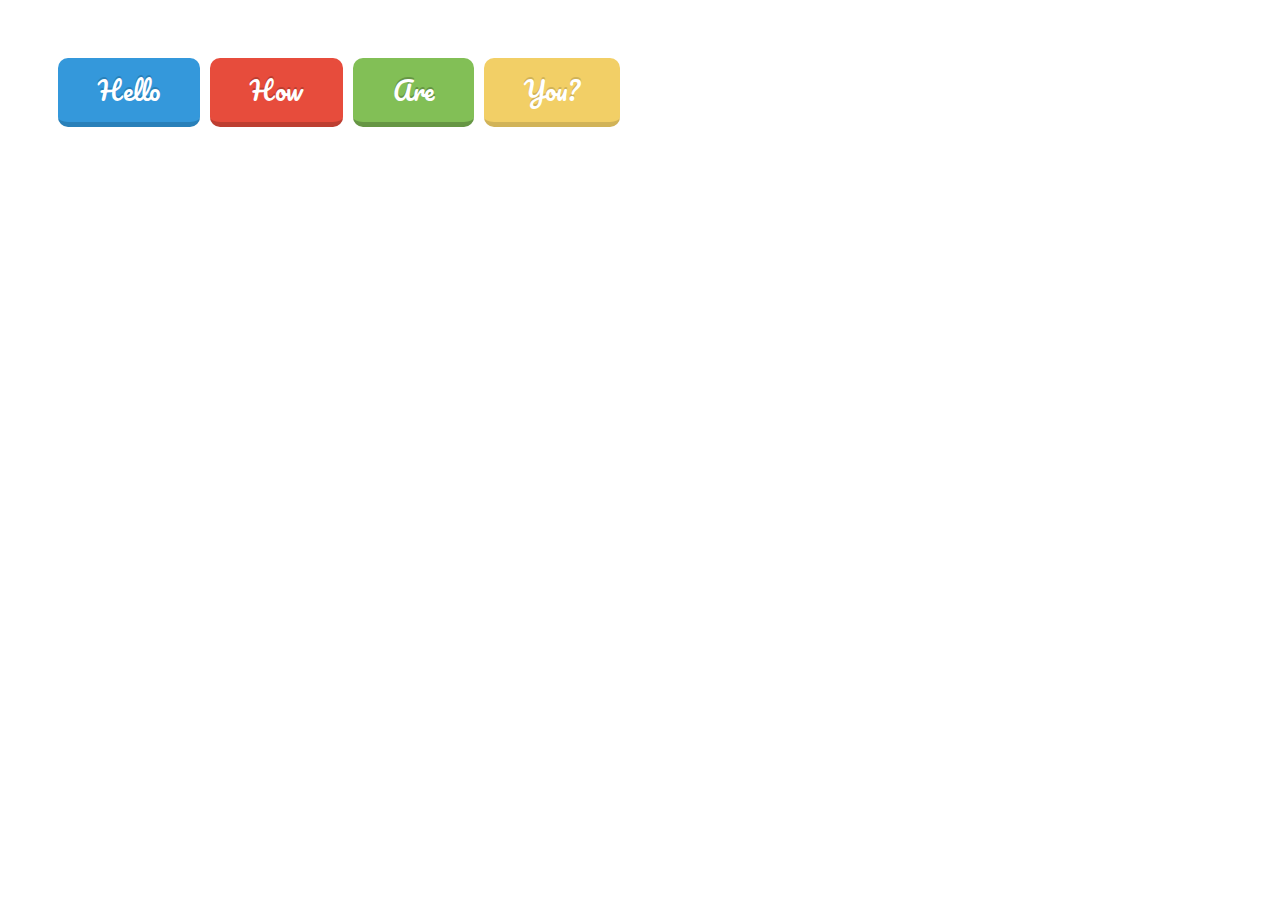
<file: Button03/index.html>
<html lang="en">
	<head>
		<meta name="author" content="www.twitter.com/cheeriottis" />
		<link
			href="https://fonts.googleapis.com/css?family=Pacifico"
			rel="stylesheet"
			type="text/css"
		/>
		<link rel="stylesheet" href="style.css" />
	</head>
	<body>
		<a href="#" class="action-button shadow animate blue">Hello</a>
		<a href="#" class="action-button shadow animate red">How</a>
		<a href="#" class="action-button shadow animate green">Are</a>
		<a href="#" class="action-button shadow animate yellow">You?</a>
	</body>
</html>
</file>
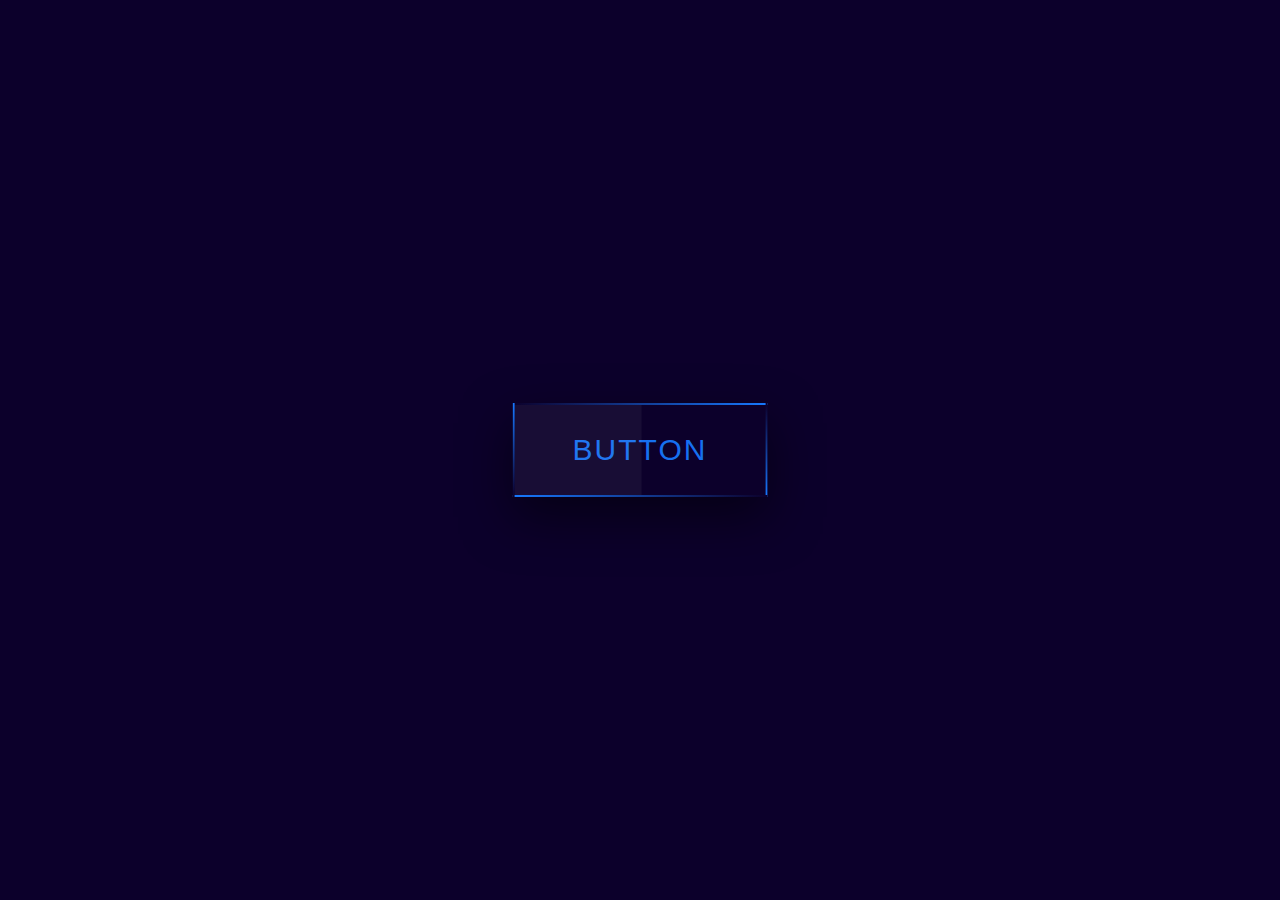
<file: Button04/index.html>
<!DOCTYPE html>
<html lang="en">
	<head>
		<meta charset="UTF-8" />
		<link rel="stylesheet" href="style.css" />
		<title>Document</title>
	</head>
	<body>
		<a href="#">
			<span></span>
			<span></span>
			<span></span>
			<span></span>
			Button
		</a>
	</body>
</html>
</file>
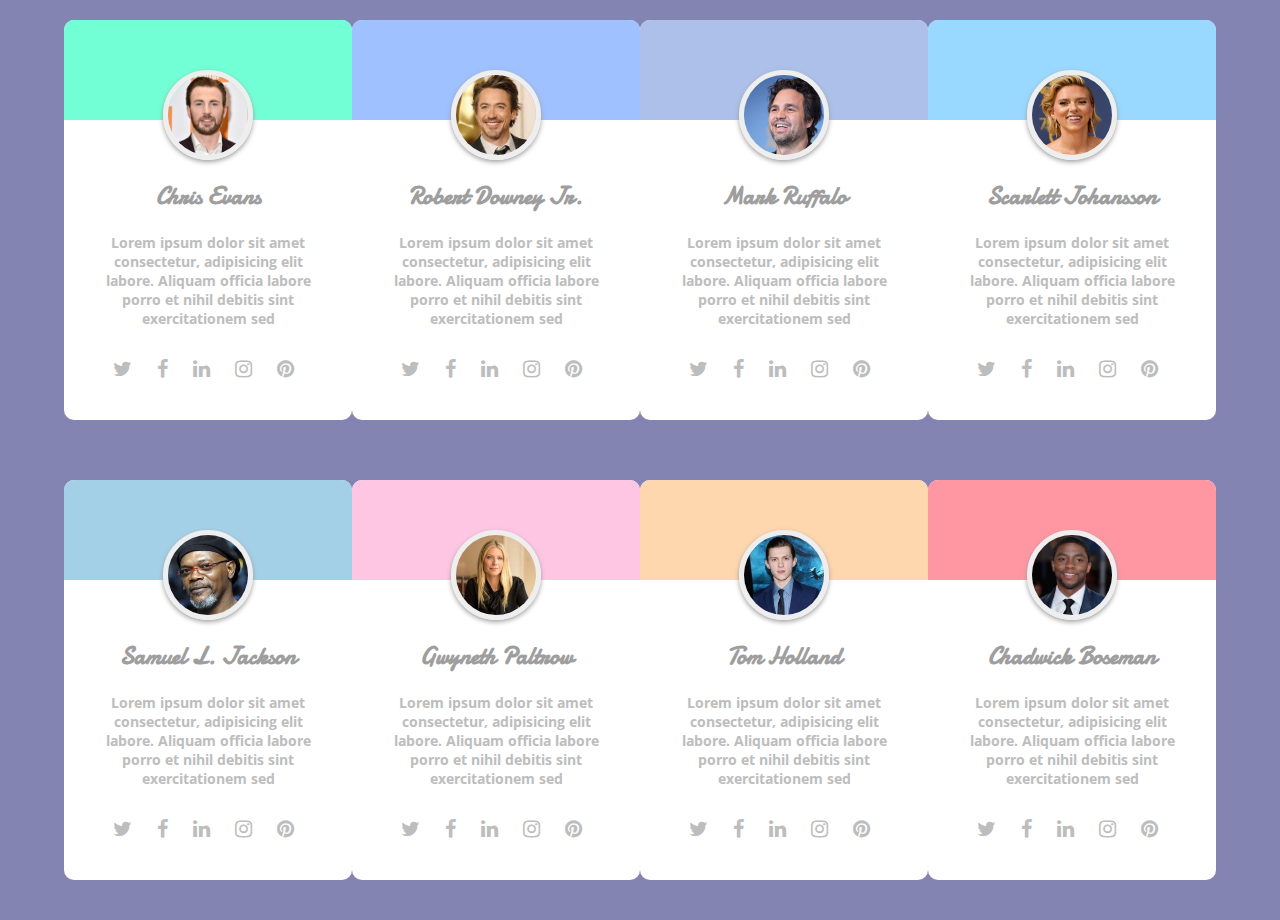
<file: Card01/index.html>
<!DOCTYPE html>
<html lang="en">
	<head>
		<meta charset="UTF-8" />
		<link
			href="https://fonts.googleapis.com/css?family=Damion|Open+Sans&display=swap"
			rel="stylesheet"
		/>
		<link
			href="https://stackpath.bootstrapcdn.com/font-awesome/4.7.0/css/font-awesome.min.css"
			rel="stylesheet"
			integrity="sha384-wvfXpqpZZVQGK6TAh5PVlGOfQNHSoD2xbE+QkPxCAFlNEevoEH3Sl0sibVcOQVnN"
			crossorigin="anonymous"
		/>
		<link rel="stylesheet" href="style.css" />
		<title>Document</title>
	</head>
	<body>
		<div class="row">
			<div class="card">
				<div class="top1">
					<img src="img/01.jpg" alt="" />
				</div>
				<h1>Chris Evans</h1>
				<p>
					Lorem ipsum dolor sit amet consectetur, adipisicing elit
					labore. Aliquam officia labore porro et nihil debitis sint
					exercitationem sed
				</p>
				<footer>
					<a href="#"
						><i class="fa fa-twitter" aria-hidden="true"></i
					></a>
					<a href="#"
						><i class="fa fa-facebook" aria-hidden="true"></i
					></a>
					<a href="#"
						><i class="fa fa-linkedin" aria-hidden="true"></i
					></a>
					<a href="#"
						><i class="fa fa-instagram" aria-hidden="true"></i
					></a>
					<a href="#"
						><i class="fa fa-pinterest" aria-hidden="true"></i
					></a>
				</footer>
			</div>
			<div class="card">
				<div class="top2">
					<img src="img/02.jpg" alt="" />
				</div>
				<h1>Robert Downey Jr.</h1>
				<p>
					Lorem ipsum dolor sit amet consectetur, adipisicing elit
					labore. Aliquam officia labore porro et nihil debitis sint
					exercitationem sed
				</p>
				<footer>
					<a href="#"
						><i class="fa fa-twitter" aria-hidden="true"></i
					></a>
					<a href="#"
						><i class="fa fa-facebook" aria-hidden="true"></i
					></a>
					<a href="#"
						><i class="fa fa-linkedin" aria-hidden="true"></i
					></a>
					<a href="#"
						><i class="fa fa-instagram" aria-hidden="true"></i
					></a>
					<a href="#"
						><i class="fa fa-pinterest" aria-hidden="true"></i
					></a>
				</footer>
			</div>
			<div class="card">
				<div class="top3">
					<img src="img/03.jpg" alt="" />
				</div>
				<h1>Mark Ruffalo</h1>
				<p>
					Lorem ipsum dolor sit amet consectetur, adipisicing elit
					labore. Aliquam officia labore porro et nihil debitis sint
					exercitationem sed
				</p>
				<footer>
					<a href="#"
						><i class="fa fa-twitter" aria-hidden="true"></i
					></a>
					<a href="#"
						><i class="fa fa-facebook" aria-hidden="true"></i
					></a>
					<a href="#"
						><i class="fa fa-linkedin" aria-hidden="true"></i
					></a>
					<a href="#"
						><i class="fa fa-instagram" aria-hidden="true"></i
					></a>
					<a href="#"
						><i class="fa fa-pinterest" aria-hidden="true"></i
					></a>
				</footer>
			</div>
			<div class="card">
				<div class="top4">
					<img src="img/04.jpg" alt="" />
				</div>
				<h1>Scarlett Johansson</h1>
				<p>
					Lorem ipsum dolor sit amet consectetur, adipisicing elit
					labore. Aliquam officia labore porro et nihil debitis sint
					exercitationem sed
				</p>
				<footer>
					<a href="#"
						><i class="fa fa-twitter" aria-hidden="true"></i
					></a>
					<a href="#"
						><i class="fa fa-facebook" aria-hidden="true"></i
					></a>
					<a href="#"
						><i class="fa fa-linkedin" aria-hidden="true"></i
					></a>
					<a href="#"
						><i class="fa fa-instagram" aria-hidden="true"></i
					></a>
					<a href="#"
						><i class="fa fa-pinterest" aria-hidden="true"></i
					></a>
				</footer>
			</div>
		</div>
		<div class="row">
			<div class="card">
				<div class="top5">
					<img src="img/05.jpg" alt="" />
				</div>
				<h1>Samuel L. Jackson</h1>
				<p>
					Lorem ipsum dolor sit amet consectetur, adipisicing elit
					labore. Aliquam officia labore porro et nihil debitis sint
					exercitationem sed
				</p>
				<footer>
					<a href="#"
						><i class="fa fa-twitter" aria-hidden="true"></i
					></a>
					<a href="#"
						><i class="fa fa-facebook" aria-hidden="true"></i
					></a>
					<a href="#"
						><i class="fa fa-linkedin" aria-hidden="true"></i
					></a>
					<a href="#"
						><i class="fa fa-instagram" aria-hidden="true"></i
					></a>
					<a href="#"
						><i class="fa fa-pinterest" aria-hidden="true"></i
					></a>
				</footer>
			</div>
			<div class="card">
				<div class="top6">
					<img src="img/06.jpg" alt="" />
				</div>
				<h1>Gwyneth Paltrow</h1>
				<p>
					Lorem ipsum dolor sit amet consectetur, adipisicing elit
					labore. Aliquam officia labore porro et nihil debitis sint
					exercitationem sed
				</p>
				<footer>
					<a href="#"
						><i class="fa fa-twitter" aria-hidden="true"></i
					></a>
					<a href="#"
						><i class="fa fa-facebook" aria-hidden="true"></i
					></a>
					<a href="#"
						><i class="fa fa-linkedin" aria-hidden="true"></i
					></a>
					<a href="#"
						><i class="fa fa-instagram" aria-hidden="true"></i
					></a>
					<a href="#"
						><i class="fa fa-pinterest" aria-hidden="true"></i
					></a>
				</footer>
			</div>
			<div class="card">
				<div class="top7">
					<img src="img/07.jpg" alt="" />
				</div>
				<h1>Tom Holland</h1>
				<p>
					Lorem ipsum dolor sit amet consectetur, adipisicing elit
					labore. Aliquam officia labore porro et nihil debitis sint
					exercitationem sed
				</p>
				<footer>
					<a href="#"
						><i class="fa fa-twitter" aria-hidden="true"></i
					></a>
					<a href="#"
						><i class="fa fa-facebook" aria-hidden="true"></i
					></a>
					<a href="#"
						><i class="fa fa-linkedin" aria-hidden="true"></i
					></a>
					<a href="#"
						><i class="fa fa-instagram" aria-hidden="true"></i
					></a>
					<a href="#"
						><i class="fa fa-pinterest" aria-hidden="true"></i
					></a>
				</footer>
			</div>
			<div class="card">
				<div class="top8">
					<img src="img/08.jpg" alt="" />
				</div>
				<h1>Chadwick Boseman</h1>
				<p>
					Lorem ipsum dolor sit amet consectetur, adipisicing elit
					labore. Aliquam officia labore porro et nihil debitis sint
					exercitationem sed
				</p>
				<footer>
					<a href="#"
						><i class="fa fa-twitter" aria-hidden="true"></i
					></a>
					<a href="#"
						><i class="fa fa-facebook" aria-hidden="true"></i
					></a>
					<a href="#"
						><i class="fa fa-linkedin" aria-hidden="true"></i
					></a>
					<a href="#"
						><i class="fa fa-instagram" aria-hidden="true"></i
					></a>
					<a href="#"
						><i class="fa fa-pinterest" aria-hidden="true"></i
					></a>
				</footer>
			</div>
		</div>
	</body>
</html>
</file>
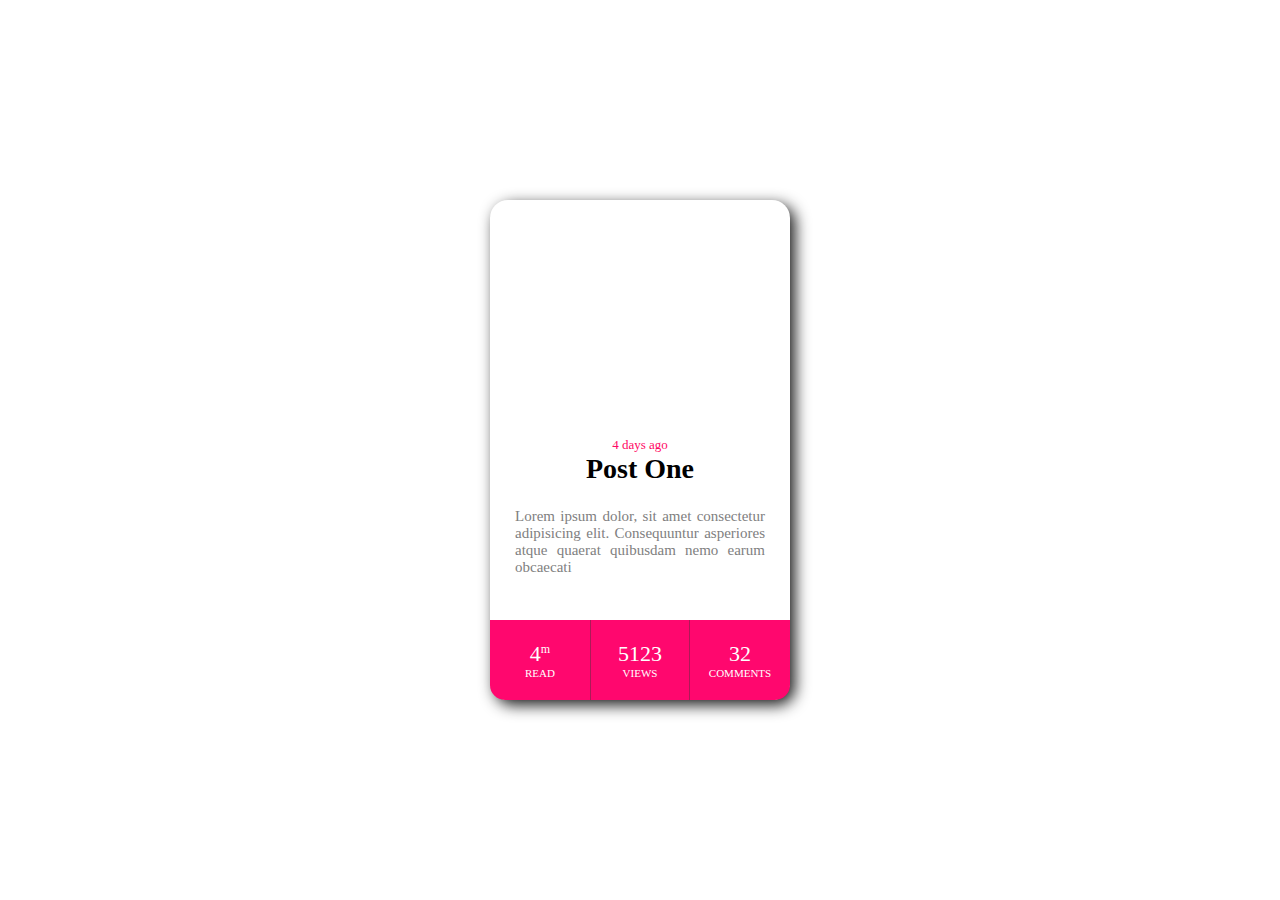
<file: Card02/index.html>
<!DOCTYPE html>
<html lang="en">

<head>
	<meta charset="UTF-8">
	<meta name="viewport" content="width=device-width, initial-scale=1.0">
	<meta http-equiv="X-UA-Compatible" content="ie=edge">
	<link rel="stylesheet" href="style.css">
	<title>Document</title>
</head>

<body>
	<!DOCTYPE html>
	<html lang="en">

	<head>
		<meta charset="UTF-8">
		<meta name="viewport" content="width=device-width, initial-scale=1.0">
		<meta http-equiv="X-UA-Compatible" content="ie=edge">
		<link href="https://stackpath.bootstrapcdn.com/font-awesome/4.7.0/css/font-awesome.min.css" rel="stylesheet"
			integrity="sha384-wvfXpqpZZVQGK6TAh5PVlGOfQNHSoD2xbE+QkPxCAFlNEevoEH3Sl0sibVcOQVnN"
			crossorigin="anonymous" />
		<title>Document</title>
	</head>

	<body>
		<div class="card">
			<div class="card-image"></div>
			<div class="card-text">
				<spam class="date">4 days ago</spam>
				<h2>Post One</h2>
				<p>Lorem ipsum dolor, sit amet consectetur adipisicing elit. Consequuntur asperiores atque quaerat
					quibusdam nemo earum obcaecati</p>
			</div>
			<div class="card-stats">
				<div class="stat">
					<div class="value">4<sup>m</sup></div>
					<div class="type">Read</div>
				</div>
				<div class="stat border">
					<div class="value">5123</div>
					<div class="type">views</div>
				</div>
				<div class="stat">
					<div class="value">32</div>
					<div class="type">comments</div>
				</div>
			</div>
		</div>
	</body>


	</html>
</body>

</html>
</file>
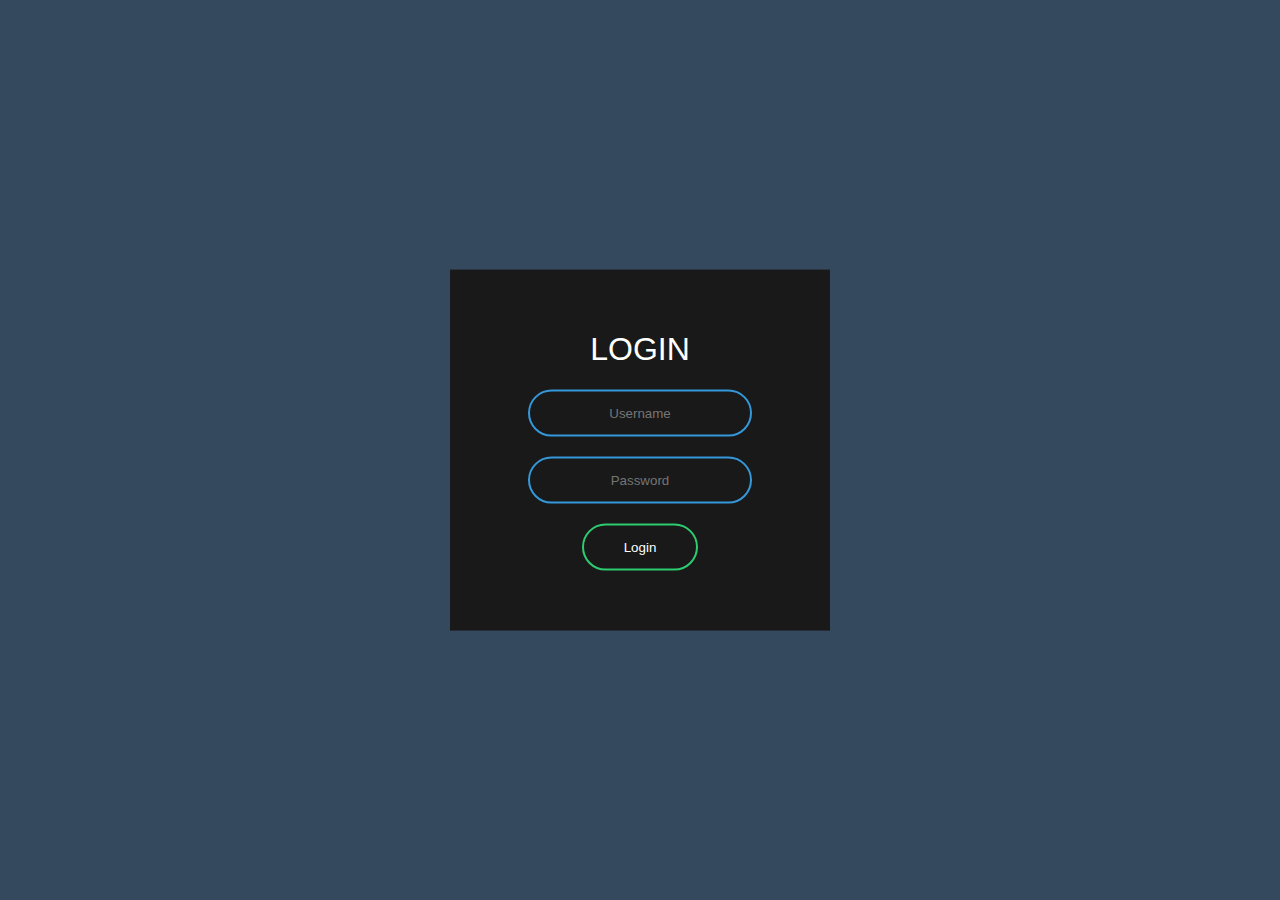
<file: Login01/index.html>
<!DOCTYPE html>
<html lang="en">
	<head>
		<meta charset="UTF-8" />
		<link rel="stylesheet" href="style.css" />
		<title>Template Login</title>
	</head>
	<body>
		<form class="box" action="index.html" method="POST">
			<h1>Login</h1>
			<input type="text" name="" placeholder="Username" />
			<input type="password" name="" placeholder="Password" />
			<input type="submit" name="" value="Login" />
		</form>
	</body>
</html>
</file>
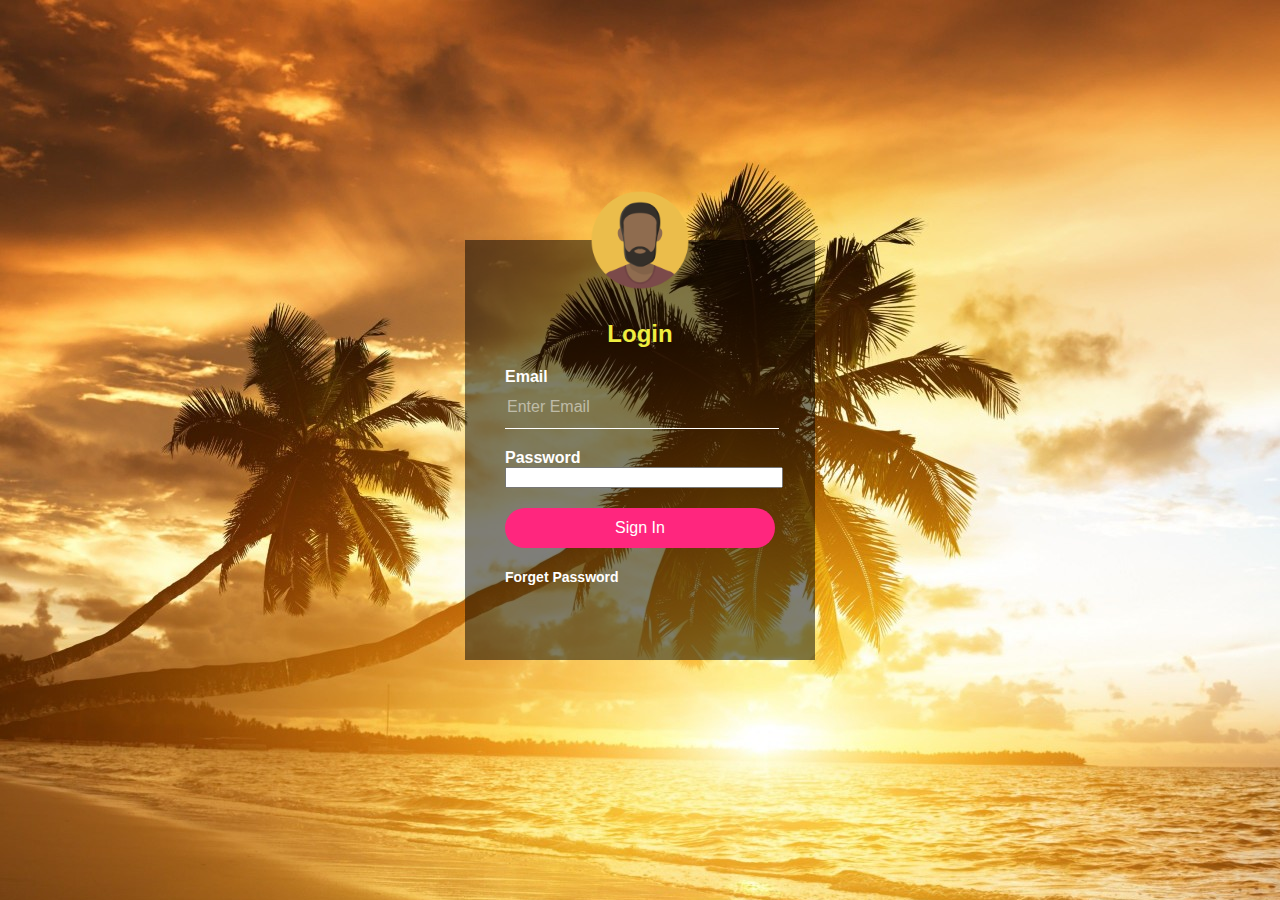
<file: Login02/index.html>
<!DOCTYPE html>
<html lang="en">
	<head>
		<meta charset="UTF-8" />
		<link rel="stylesheet" href="style.css" />
		<title>Transparent Login</title>
	</head>
	<body>
		<div class="loginbox">
			<img src="img/user.png" class="user" alt="" />
			<h2>Login</h2>
			<form>
				<p>Email</p>
				<input type="text" placeholder="Enter Email" />
				<p>Password</p>
				<input type="password" placeholder="••••••" />
				<input type="submit" value="Sign In" />
				<a href="#">Forget Password</a>
			</form>
		</div>
	</body>
</html>
</file>
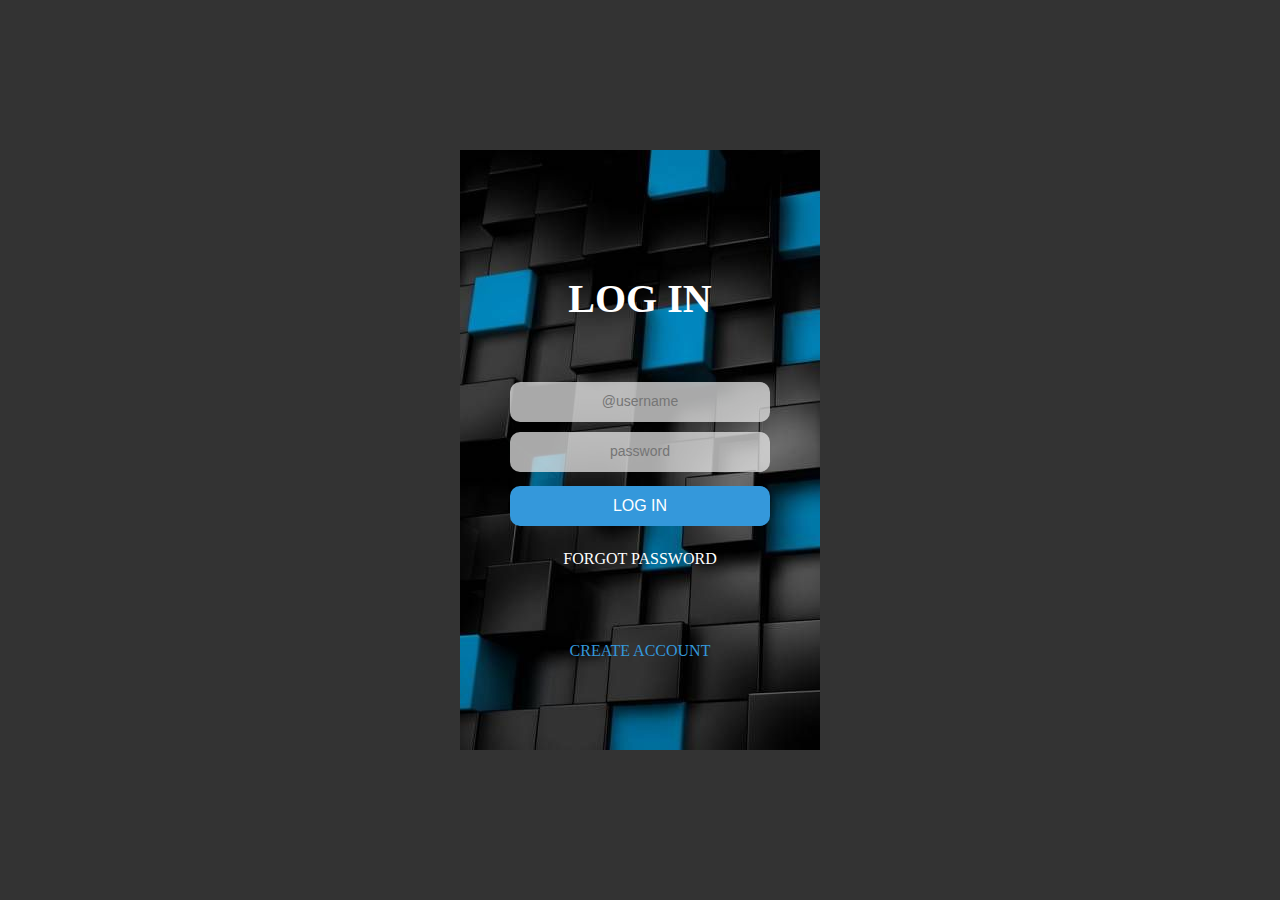
<file: Login03/index.html>
<!DOCTYPE html>
<html lang="en">
	<head>
		<meta charset="UTF-8" />
		<link rel="stylesheet" href="style.css" />
		<title>Blue Login</title>
	</head>
	<body>
		<div class="container">
			<h1>LOG IN</h1>
			<form action="index.html" method="POST">
				<div class="tbox">
					<input type="text" placeholder="@username" />
				</div>
				<div class="tbox">
					<input type="password" placeholder="password" value="" />
				</div>
				<input type="submit" class="btn" value="LOG IN" />
			</form>
			<a href="#" class="b1">FORGOT PASSWORD</a>
			<a href="#" class="b2">CREATE ACCOUNT</a>
		</div>
	</body>
</html>
</file>
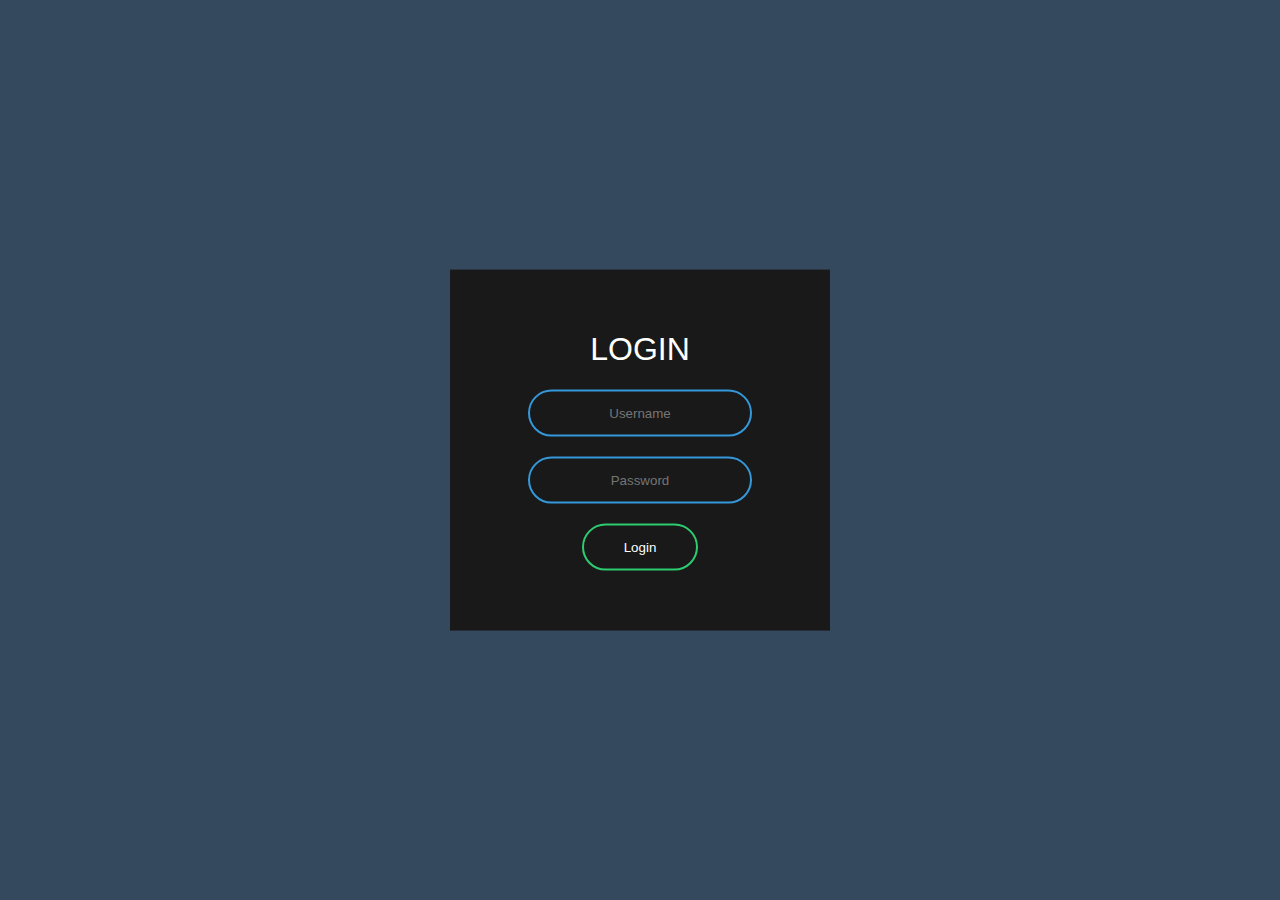
<file: Login/template01/index.html>
<!DOCTYPE html>
<html lang="en">
<head>
    <meta charset="UTF-8">
    <link rel="stylesheet" href="style.css">
    <title>Template Login</title>
</head>
<body>
    <form class="box" action="index.html" method="POST">
        <h1>Login</h1>
        <input type="text" name="" placeholder="Username">
        <input type="password" name="" placeholder="Password">
        <input type="submit" name="" value="Login">
    </form>
</body>
</html>
</file>
<file: Button04/style.css>
body {
	margin: 0;
	padding: 0;
	background: #0c002b;
	font-family: sans-serif;
}

a {
	position: absolute;
	top: 50%;
	left: 50%;
	-webkit-transform: translate(-50%, -50%);
	transform: translate(-50%, -50%);
	color: #1670f0;
	padding: 30px 60px;
	font-size: 30px;
	letter-spacing: 2px;
	text-transform: uppercase;
	text-decoration: none;
	-webkit-box-shadow: 0 20px 50px rgba(0, 0, 0, 0.5);
	box-shadow: 0 20px 50px rgba(0, 0, 0, 0.5);
	overflow: hidden;
}

a:before {
	content: "";
	position: absolute;
	top: 2px;
	left: 2px;
	bottom: 2px;
	width: 50%;
	background: rgba(255, 255, 255, 0.05);
}

a span:nth-child(1) {
	position: absolute;
	top: 0;
	left: 0;
	width: 100%;
	height: 2px;
	background: -webkit-gradient(
		linear,
		left top,
		right top,
		from(#0c002b),
		to(#1779ff)
	);
	background: linear-gradient(to right, #0c002b, #1779ff);
	-webkit-animation: animate1 linear 2s infinite;
	animation: animate1 linear 2s infinite;
}

a span:nth-child(2) {
	position: absolute;
	top: 0;
	right: 0;
	width: 2px;
	height: 100%;
	background: -webkit-gradient(
		linear,
		left top,
		left bottom,
		from(#0c002b),
		to(#1779ff)
	);
	background: linear-gradient(to bottom, #0c002b, #1779ff);
	-webkit-animation: animate2 linear 2s infinite;
	animation: animate2 linear 2s infinite;
	-webkit-animation-delay: 1s;
	animation-delay: 1s;
}

a span:nth-child(3) {
	position: absolute;
	bottom: 0;
	left: 0;
	width: 100%;
	height: 2px;
	background: -webkit-gradient(
		linear,
		right top,
		left top,
		from(#0c002b),
		to(#1779ff)
	);
	background: linear-gradient(to left, #0c002b, #1779ff);
	-webkit-animation: animate3 linear 2s infinite;
	animation: animate3 linear 2s infinite;
}

a span:nth-child(4) {
	position: absolute;
	top: 0;
	left: 0;
	width: 2px;
	height: 100%;
	background: -webkit-gradient(
		linear,
		left bottom,
		left top,
		from(#0c002b),
		to(#1779ff)
	);
	background: linear-gradient(to top, #0c002b, #1779ff);
	-webkit-animation: animate4 linear 2s infinite;
	animation: animate4 linear 2s infinite;
	-webkit-animation-delay: 1s;
	animation-delay: 1s;
}

@-webkit-keyframes animate1 {
	0% {
		-webkit-transform: translateX(-100%);
		transform: translateX(-100%);
	}
	100% {
		-webkit-transform: translateX(100%);
		transform: translateX(100%);
	}
}

@keyframes animate1 {
	0% {
		-webkit-transform: translateX(-100%);
		transform: translateX(-100%);
	}
	100% {
		-webkit-transform: translateX(100%);
		transform: translateX(100%);
	}
}

@-webkit-keyframes animate2 {
	0% {
		-webkit-transform: translateY(-100%);
		transform: translateY(-100%);
	}
	100% {
		-webkit-transform: translateY(100%);
		transform: translateY(100%);
	}
}

@keyframes animate2 {
	0% {
		-webkit-transform: translateY(-100%);
		transform: translateY(-100%);
	}
	100% {
		-webkit-transform: translateY(100%);
		transform: translateY(100%);
	}
}

@-webkit-keyframes animate3 {
	0% {
		-webkit-transform: translateX(100%);
		transform: translateX(100%);
	}
	100% {
		-webkit-transform: translateX(-100%);
		transform: translateX(-100%);
	}
}

@keyframes animate3 {
	0% {
		-webkit-transform: translateX(100%);
		transform: translateX(100%);
	}
	100% {
		-webkit-transform: translateX(-100%);
		transform: translateX(-100%);
	}
}

@-webkit-keyframes animate4 {
	0% {
		-webkit-transform: translateY(100%);
		transform: translateY(100%);
	}
	100% {
		-webkit-transform: translateY(-100%);
		transform: translateY(-100%);
	}
}

@keyframes animate4 {
	0% {
		-webkit-transform: translateY(100%);
		transform: translateY(100%);
	}
	100% {
		-webkit-transform: translateY(-100%);
		transform: translateY(-100%);
	}
}
</file>
<file: Card01/style.css>
body {
  margin: 0;
  padding: 0;
  background: #8484b3;
}

.row {
  width: 90%;
  display: -webkit-box;
  display: -ms-flexbox;
  display: flex;
  -ms-flex-pack: distribute;
      justify-content: space-around;
  margin: 0 auto 20px auto;
  padding: 20px;
}

.card {
  width: 300px;
  height: 400px;
  border-radius: 10px;
  background: #fff;
}

.card div {
  width: 100%;
  height: 100px;
  border-radius: 10px 10px 0 0;
  position: relative;
}

img {
  width: 80px;
  height: 80px;
  border: 5px solid #EEEEEE;
  border-radius: 50%;
  position: absolute;
  top: 50%;
  left: 50%;
  -webkit-transform: translate(-50%, 0);
          transform: translate(-50%, 0);
  -webkit-box-shadow: 0 2px 5px #9E9E9E;
          box-shadow: 0 2px 5px #9E9E9E;
}

.top1 {
  background: #73ffd6;
}

.top2 {
  background: #9fc1ff;
}

.top3 {
  background: #acc0e9;
}

.top4 {
  background: #9ad9ff;
}

.top5 {
  background: #a4d0e7;
}

.top6 {
  background: #ffc6e3;
}

.top7 {
  background: #ffd7ae;
}

.top8 {
  background: #ff97a3;
}

h1 {
  margin: 60px auto 20px auto;
  font-family: Damion, cursive;
  font-size: 24px;
  text-align: center;
  color: #9E9E9E;
}

p {
  padding: 0 10% 0 10%;
  font-family: 'Open Sans', sans-serif;
  font-weight: bold;
  font-size: 14px;
  color: #BDBDBD;
  text-align: center;
  margin-bottom: 30px;
}

footer {
  font-size: 20px;
  text-align: center;
  letter-spacing: 10px;
}

footer a {
  color: #bdbdbd;
}

footer a:hover {
  cursor: pointer;
  color: #9e9e9e;
}
</file>
<file: Card02/style.css>
body {
  margin: 0;
  padding: 0;
  width: 100vw;
  height: 100vh;
  display: -webkit-box;
  display: -ms-flexbox;
  display: flex;
  -webkit-box-pack: center;
      -ms-flex-pack: center;
          justify-content: center;
  -webkit-box-align: center;
      -ms-flex-align: center;
          align-items: center;
  background: url("https://external-content.duckduckgo.com/iu/?u=http%3A%2F%2Frdsinnovations.com%2Fimages%2Fblack-gradient-background.png&f=1&nofb=1");
  background-size: cover;
  overflow: hidden;
}

.card {
  display: -ms-grid;
  display: grid;
  -ms-grid-columns: 300px;
      grid-template-columns: 300px;
  -ms-grid-rows: 210px 210px 80px;
      grid-template-rows: 210px 210px 80px;
      grid-template-areas: "image" "text" "stats";
  font-family: consolas;
  border-radius: 18px;
  background: #fff;
  -webkit-box-shadow: 5px 5px 15px rgba(0, 0, 0, 0.9);
          box-shadow: 5px 5px 15px rgba(0, 0, 0, 0.9);
  text-align: center;
  -webkit-transition: 0.5s ease;
  transition: 0.5s ease;
  cursor: pointer;
}

.card:hover {
  -webkit-transform: scale(1.2);
          transform: scale(1.2);
  -webkit-box-shadow: 5px 5px 15px rgba(0, 0, 0, 0.6);
          box-shadow: 5px 5px 15px rgba(0, 0, 0, 0.6);
}

.card-image {
  -ms-grid-row: 1;
  -ms-grid-column: 1;
  grid-area: image;
  background: url("https://media.emirates247.com/images/2016/02/Dubaimetro.jpg");
  border-radius: 15px 15px 0 0;
  background-size: cover;
}

.card-text {
  -ms-grid-row: 2;
  -ms-grid-column: 1;
  grid-area: text;
  margin: 25px;
}

.card-text .date {
  color: #ff0764;
  font-size: 13px;
}

.card-text p {
  color: grey;
  font-size: 15px;
  font-weight: 300;
  text-align: justify;
}

.card-text h2 {
  margin-top: 0;
  font-size: 28px;
}

.card-stats {
  -ms-grid-row: 3;
  -ms-grid-column: 1;
  grid-area: stats;
  display: -ms-grid;
  display: grid;
  -ms-grid-columns: 1fr 1fr 1fr;
      grid-template-columns: 1fr 1fr 1fr;
  -ms-grid-rows: 1fr;
      grid-template-rows: 1fr;
  border-radius: 0 0 15px 15px;
  background: #ff076e;
}

.card-stats .border {
  border-left: 1px solid #ac1a57;
  border-right: 1px solid #ac1a57;
}

.card-stats .stat {
  display: -webkit-box;
  display: -ms-flexbox;
  display: flex;
  -webkit-box-align: center;
      -ms-flex-align: center;
          align-items: center;
  -webkit-box-pack: center;
      -ms-flex-pack: center;
          justify-content: center;
  -webkit-box-orient: vertical;
  -webkit-box-direction: normal;
      -ms-flex-direction: column;
          flex-direction: column;
  padding: 10px;
  color: #fff;
}

.card-stats .type {
  font-size: 11px;
  font-weight: 300;
  text-transform: uppercase;
}

.card-stats .value {
  font-size: 22px;
  font-weight: 500;
}

.card-stats .value sup {
  font-size: 12px;
}
</file>
<file: Login01/style.css>
body {
	margin: 0;
	padding: 0;
	font-family: sans-serif;
	background-color: #34495e;
}

.box {
	width: 300px;
	padding: 40px;
	position: absolute;
	top: 50%;
	left: 50%;
	-webkit-transform: translate(-50%, -50%);
	transform: translate(-50%, -50%);
	background: #191919;
	text-align: center;
}

.box h1 {
	color: white;
	text-transform: uppercase;
	font-weight: 500;
}

.box input[type="text"],
.box input[type="password"] {
	border: 0;
	background: none;
	display: block;
	margin: 20px auto;
	text-align: center;
	border: 2px solid #3498db;
	padding: 14px 10px;
	width: 200px;
	outline: none;
	color: white;
	border-radius: 24px;
	-webkit-transition: 0.25s;
	transition: 0.25s;
}

.box input[type="text"]:focus,
.box input[type="password"]:focus {
	width: 280px;
	border-color: #2ecc71;
}

.box input[type="submit"] {
	background: none;
	display: block;
	margin: 20px auto;
	text-align: center;
	border: 2px solid #2ecc71;
	padding: 14px 40px;
	outline: none;
	color: white;
	border-radius: 24px;
	-webkit-transition: 0.25s;
	transition: 0.25s;
	cursor: pointer;
}
</file>
<file: Login02/style.css>
body {
  margin: 0;
  padding: 0;
  background: url(img/bg.jpg);
  font-family: sans-serif;
}

.loginbox {
  position: absolute;
  top: 50%;
  left: 50%;
  -webkit-transform: translate(-50%, -50%);
          transform: translate(-50%, -50%);
  width: 350px;
  height: 420px;
  padding: 80px 40px;
  -webkit-box-sizing: border-box;
          box-sizing: border-box;
  background: rgba(0, 0, 0, 0.5);
}

.loginbox p {
  margin: 0;
  padding: 0;
  font-weight: bold;
  color: #fff;
}

.loginbox input {
  width: 100%;
  margin-bottom: 20px;
}

.loginbox input[type="text"], .loginbox .loginbox input[type="password"] {
  border: none;
  border-bottom: 1px solid #fff;
  background: transparent;
  outline: none;
  height: 40px;
  color: #fff;
  font-size: 16px;
}

.loginbox input[type="submit"] {
  border: none;
  outline: none;
  height: 40px;
  color: #fff;
  font-size: 16px;
  background: #ff267e;
  border-radius: 20px;
}

.loginbox input[type="submit"]:hover {
  background: #efed40;
  color: #262626;
  cursor: pointer;
}

.loginbox a {
  color: #fff;
  font-size: 14px;
  font-weight: bold;
  text-decoration: none;
}

::-webkit-input-placeholder {
  color: rgba(255, 255, 255, 0.5);
}

:-ms-input-placeholder {
  color: rgba(255, 255, 255, 0.5);
}

::-ms-input-placeholder {
  color: rgba(255, 255, 255, 0.5);
}

::placeholder {
  color: rgba(255, 255, 255, 0.5);
}

.user {
  width: 100px;
  height: 100px;
  border-radius: 50%;
  overflow: hidden;
  position: absolute;
  top: calc(-100px/2);
  left: calc(50% - 50px);
}

h2 {
  margin: 0;
  padding: 0 0 20px;
  color: #efed40;
  text-align: center;
}
</file>
<file: Login03/style.css>
body {
	margin: 0;
	padding: 0;
	background: #333;
	font-family: "Montserrat" sans-serif;
}

.container {
	width: 360px;
	height: 600px;
	background: url("img/bg.jpg");
	position: absolute;
	top: 50%;
	left: 50%;
	-webkit-transform: translate(-50%, -50%);
	transform: translate(-50%, -50%);
	color: white;
	text-align: center;
}

.container h1 {
	font-size: 40px;
	margin-top: 125px;
	margin-bottom: 60px;
}

.tbox {
	width: 260px;
	height: 40px;
	background: #f1f1f1b3;
	border-radius: 10px;
	margin: 10px auto;
}

.tbox input {
	background: none;
	border: none;
	outline: none;
	text-align: center;
	width: 90%;
	line-height: 37px;
	font-family: "Montserrat" sans-serif;
	font-size: 14px;
	color: #333;
}

.btn {
	width: 260px;
	height: 40px;
	background: #3498db;
	border-radius: 10px;
	margin: 14px auto;
	display: block;
	font-family: "Montserrat" sans-serif;
	font-size: 16px;
	border: none;
	color: white;
	cursor: pointer;
}

.b1 {
	display: block;
	width: 260px;
	padding: 10px 0;
	text-decoration: none;
	color: white;
	text-align: center;
	margin: auto;
	-webkit-transition: 0.4s all;
	transition: 0.4s all;
}

.b2 {
	position: absolute;
	bottom: 80px;
	left: 50%;
	-webkit-transform: translateX(-50%);
	transform: translateX(-50%);
	width: 260px;
	padding: 10px 0;
	text-decoration: none;
	text-align: center;
	-webkit-transition: 0.4s all;
	transition: 0.4s all;
	color: #3498db;
}

a:hover {
	background: #00000040;
}
</file>
<file: Login/template01/style.css>
body{
    margin: 0;
    padding: 0;
    font-family: sans-serif;
    background-color: #34495e;
}

.box{
    width: 300px;
    padding: 40px;
    position: absolute;
    top: 50%;
    left: 50%;
    transform: translate(-50%,-50%);
    background: #191919;
    text-align: center;
}

.box h1{
    color: white;
    text-transform: uppercase;
    font-weight: 500;
}

.box input[type="text"],.box input[type="password"]{
    border: 0;
    background: none;
    display: block;
    margin: 20px auto;
    text-align: center;
    border: 2px solid #3498db;
    padding: 14px 10px;
    width: 200px;
    outline: none;
    color: white;
    border-radius: 24px;
    transition: 0.25s;
}

.box input[type="text"]:focus, .box input[type="password"]:focus{
    width: 280px;
    border-color: #2ecc71;
}

.box input[type="submit"]{
    background: none;
    display: block;
    margin: 20px auto;
    text-align: center;
    border: 2px solid #2ecc71;
    padding: 14px 40px;
    outline: none;
    color: white;
    border-radius: 24px;
    transition: 0.25s;
    cursor: pointer;
}
</file>
<file: Button03/style.css>
body {
	padding: 50px;
}

.animate {
	transition: all 0.1s;
	-webkit-transition: all 0.1s;
}

.action-button {
	position: relative;
	padding: 10px 40px;
	margin: 0px 10px 10px 0px;
	float: left;
	border-radius: 10px;
	font-family: "Pacifico", cursive;
	font-size: 25px;
	color: #fff;
	text-decoration: none;
}

.blue {
	background-color: #3498db;
	border-bottom: 5px solid #2980b9;
	text-shadow: 0px -2px #2980b9;
}

.red {
	background-color: #e74c3c;
	border-bottom: 5px solid #bd3e31;
	text-shadow: 0px -2px #bd3e31;
}

.green {
	background-color: #82bf56;
	border-bottom: 5px solid #669644;
	text-shadow: 0px -2px #669644;
}

.yellow {
	background-color: #f2cf66;
	border-bottom: 5px solid #d1b358;
	text-shadow: 0px -2px #d1b358;
}

.action-button:active {
	transform: translate(0px, 5px);
	-webkit-transform: translate(0px, 5px);
	border-bottom: 1px solid;
}
</file>
